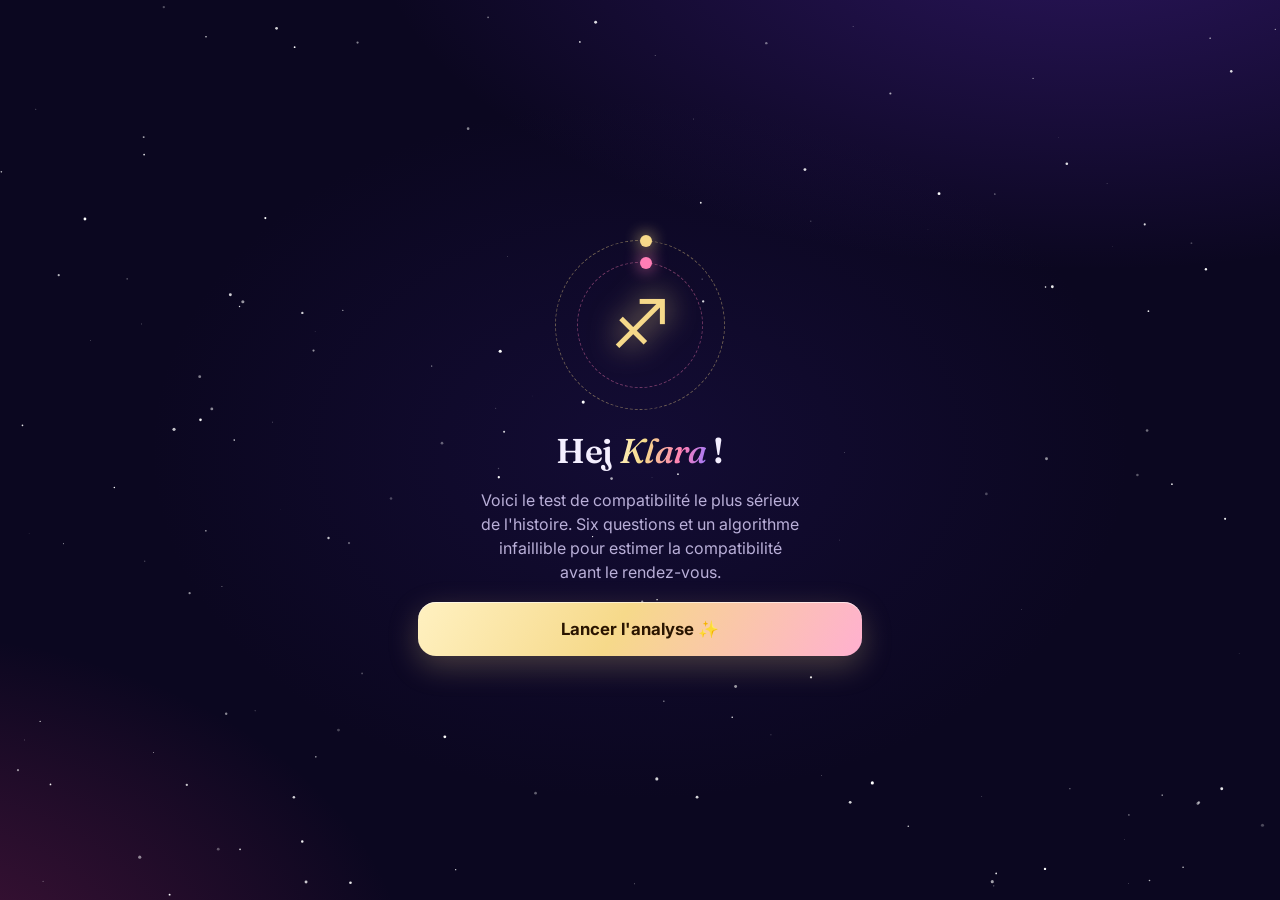
<file: index.html>
<!DOCTYPE html>
<html lang="fr">
<head>
<meta charset="utf-8">
<meta name="viewport" content="width=device-width,initial-scale=1">
<meta name="robots" content="noindex,nofollow">
<meta name="theme-color" content="#0b0720">
<title>Test de compatibilité · Klara</title>
<link rel="preconnect" href="https://fonts.googleapis.com">
<link rel="preconnect" href="https://fonts.gstatic.com" crossorigin>
<link href="https://fonts.googleapis.com/css2?family=Fraunces:ital,opsz,wght@0,9..144,600;1,9..144,500&family=Inter:wght@400;500;600;800&display=swap" rel="stylesheet">
<link rel="stylesheet" href="b.css?v=1795545515">
</head>
<body>
<canvas id="sky"></canvas>
<div class="app">
  <div class="prog hide" id="prog"><i></i><i></i><i></i><i></i><i></i><i></i></div>
  <main id="stage"></main>
</div>
<script src="common.js?v=1795545515"></script>
<script src="b.js?v=1795545515"></script>
</body>
</html>
</file>
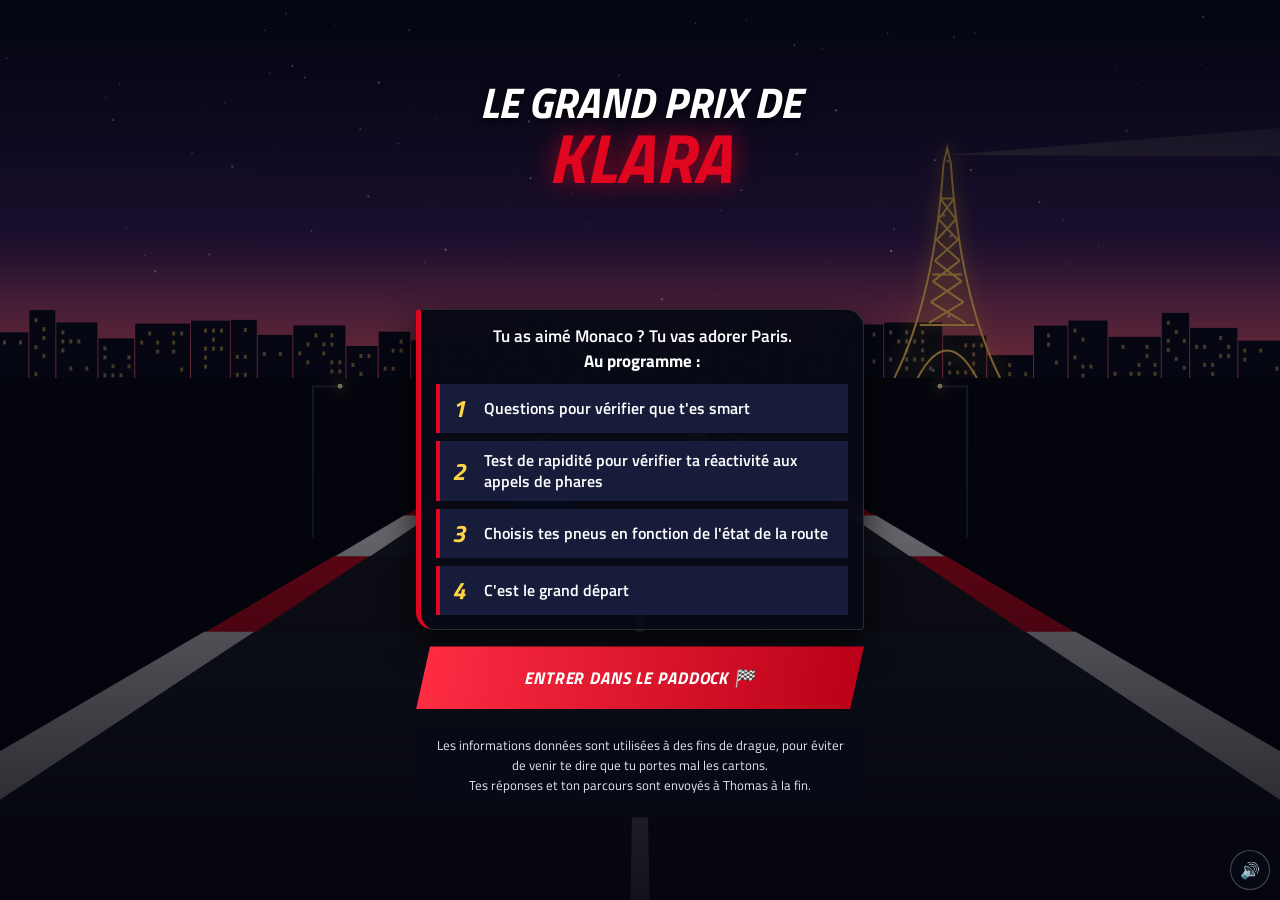
<file: grand-prix/index.html>
<!DOCTYPE html>
<html lang="fr">
<head>
<meta charset="utf-8">
<meta name="viewport" content="width=device-width,initial-scale=1,viewport-fit=cover">
<meta name="robots" content="noindex,nofollow">
<meta name="theme-color" content="#05060f">
<title>Le Grand Prix de Klara</title>
<link rel="preconnect" href="https://fonts.googleapis.com">
<link rel="preconnect" href="https://fonts.gstatic.com" crossorigin>
<link href="https://fonts.googleapis.com/css2?family=Titillium+Web:ital,wght@0,400;0,600;0,700;0,900;1,700;1,900&display=swap" rel="stylesheet">
<link rel="stylesheet" href="gp.css?v=1">
</head>
<body>
<canvas id="world" aria-hidden="true"></canvas>
<div class="shade" aria-hidden="true"></div>
<div class="app">
  <header class="hud hide" id="hud">
    <div class="bar"><span id="day"></span><b id="chrono"></b></div>
    <div class="laps" id="laps"><i></i><i></i><i></i><i></i></div>
  </header>
  <main id="stage" aria-live="polite"></main>
</div>
<canvas id="fx" aria-hidden="true"></canvas>
<div id="wipe" aria-hidden="true"></div>
<div id="flash" aria-hidden="true"></div>
<button id="mute" aria-label="Couper ou remettre le son">🔊</button>
<script src="common.js?v=1"></script>
<script src="world.js?v=1"></script>
<script src="gp.js?v=1"></script>
</body>
</html>
</file>
<file: b.css>
:root{--gold:#f6d98a;--rose:#ff7eb6;--vio:#9b7bff;--ink:#0b0720;--txt:#f4efff;--mut:#b9afd8}
*{box-sizing:border-box;-webkit-tap-highlight-color:transparent}
html,body{margin:0;min-height:100%}
body{font-family:Inter,system-ui,-apple-system,sans-serif;color:var(--txt);background:var(--ink);overflow-x:hidden;
  background:
   radial-gradient(1200px 600px at 85% -10%,#5b2bb866,transparent 60%),
   radial-gradient(900px 600px at -10% 110%,#c2306d55,transparent 60%),
   radial-gradient(700px 500px at 50% 50%,#2a1a6b44,transparent 70%),#0b0720;
  background-attachment:fixed}
#sky{position:fixed;inset:0;width:100%;height:100%;z-index:0;pointer-events:none}
.app{position:relative;z-index:1;max-width:480px;margin:0 auto;min-height:100vh;min-height:100dvh;padding:18px 18px 28px;display:flex;flex-direction:column}
main{flex:1;display:flex;flex-direction:column;justify-content:center}
.hide{display:none!important}

/* progress */
.prog{display:flex;gap:6px;padding:6px 2px 0}
.prog i{flex:1;height:4px;border-radius:4px;background:#ffffff1f;overflow:hidden;position:relative}
.prog i::after{content:"";position:absolute;inset:0;background:linear-gradient(90deg,var(--gold),var(--rose));transform:scaleX(0);transform-origin:left;transition:transform .6s cubic-bezier(.2,.8,.2,1)}
.prog i.done::after,.prog i.on::after{transform:scaleX(1)}
.prog i.on::after{animation:glowbar 1.6s infinite alternate}
@keyframes glowbar{to{filter:brightness(1.5)}}

/* layout */
.view{display:flex;flex-direction:column;gap:18px;padding:18px 0;animation:rise .6s cubic-bezier(.2,.8,.2,1) both}
@keyframes rise{from{opacity:0;transform:translateY(22px) scale(.98)}to{opacity:1;transform:none}}
.tag{font-size:.72rem;font-weight:600;letter-spacing:.2em;text-transform:uppercase;color:var(--gold);display:flex;align-items:center;gap:8px}
.tag::before{content:"";width:22px;height:1px;background:var(--gold)}
h1{font-family:Fraunces,Georgia,serif;font-weight:600;font-size:2.15rem;line-height:1.1;margin:0;letter-spacing:-.01em}
h1 em{font-style:italic;font-weight:500}
.gold{background:linear-gradient(100deg,#fff1c1,var(--gold) 30%,var(--rose) 70%,var(--vio));-webkit-background-clip:text;background-clip:text;color:transparent}
.sub{color:var(--mut);line-height:1.5;margin:0;font-size:1rem}
p{margin:0;line-height:1.55}

/* glass */
.glass{background:linear-gradient(155deg,#ffffff22,#ffffff08);border:1px solid #ffffff2e;border-radius:26px;backdrop-filter:blur(16px);-webkit-backdrop-filter:blur(16px);box-shadow:0 24px 60px #0007,inset 0 1px 0 #ffffff3a}

/* buttons */
.btn{appearance:none;border:0;font:inherit;font-weight:700;font-size:1.05rem;padding:17px 22px;border-radius:18px;width:100%;cursor:pointer;color:#2a1500;
  background:linear-gradient(120deg,#fff1c1,var(--gold) 45%,#ffb0d0);box-shadow:0 10px 30px #f6d98a40,inset 0 1px 0 #fff9;transition:transform .15s,filter .2s,opacity .2s;position:relative;overflow:hidden}
.btn:active{transform:scale(.97)}
.btn[disabled]{opacity:.35;filter:grayscale(.6);pointer-events:none}
.btn::after{content:"";position:absolute;top:0;left:-60%;width:40%;height:100%;background:linear-gradient(100deg,transparent,#fff8,transparent);transform:skewX(-20deg);animation:shine 3.2s infinite}
@keyframes shine{60%,100%{left:130%}}

/* option cards */
.opts{display:flex;flex-direction:column;gap:12px}
.opt{font:inherit;color:var(--txt);text-align:left;padding:16px 18px;border-radius:20px;display:flex;align-items:center;gap:14px;cursor:pointer;transition:transform .15s,border-color .2s,background .2s;border:1px solid #ffffff2e;background:linear-gradient(155deg,#ffffff1a,#ffffff06)}
.opt:active{transform:scale(.97)}
.opt .ico{font-size:2rem;width:46px;text-align:center;flex:none}
.opt b{display:block;font-size:1.05rem}
.opt small{color:var(--mut);font-size:.82rem}
.shake{animation:shake .45s}
@keyframes shake{20%{transform:translateX(-12px) rotate(-1deg)}45%{transform:translateX(11px) rotate(1deg)}70%{transform:translateX(-7px)}}
.warn{color:#ff9aa8;font-weight:600;min-height:3.2em;text-align:center}

/* zodiac grid */
.zgrid{display:grid;grid-template-columns:repeat(3,1fr);gap:10px}
.z{font:inherit;color:var(--txt);padding:14px 4px 11px;border-radius:18px;border:1px solid #ffffff2a;background:linear-gradient(155deg,#ffffff1a,#ffffff05);cursor:pointer;display:flex;flex-direction:column;align-items:center;gap:4px;transition:transform .15s,background .2s,border-color .2s}
.z span{font-size:1.9rem;line-height:1;color:var(--gold);font-family:"Segoe UI Symbol","Noto Sans Symbols",system-ui,sans-serif}
.z small{font-size:.74rem;color:var(--mut);font-weight:600}
.z:active,.z.pick{transform:scale(.94);border-color:var(--gold);background:linear-gradient(155deg,#f6d98a44,#ff7eb622)}

/* reaction */
.react{padding:22px 20px;display:flex;flex-direction:column;gap:14px;text-align:center;animation:pop .55s cubic-bezier(.3,1.5,.5,1) both}
@keyframes pop{from{opacity:0;transform:scale(.85)}to{opacity:1;transform:none}}
.alert{font-size:.72rem;font-weight:800;letter-spacing:.16em;color:#ffb3c8;text-transform:uppercase}
.pair{display:flex;align-items:center;justify-content:center;gap:14px;font-size:2.6rem;color:var(--gold);font-family:"Segoe UI Symbol","Noto Sans Symbols",system-ui,sans-serif}
.pair .h{font-size:2rem;animation:beat 1s infinite}
@keyframes beat{50%{transform:scale(1.3)}}
.pct{font-family:Fraunces,serif;font-size:3.6rem;font-weight:600;line-height:1}
.react p{color:#e6dfff}

/* color question */
.cols{display:grid;grid-template-columns:1fr 1fr;gap:12px}
.col{font:inherit;color:#fff;border:1px solid #ffffff44;border-radius:24px;padding:22px 10px;cursor:pointer;display:flex;flex-direction:column;align-items:center;gap:8px;font-weight:700;transition:transform .15s}
.col:active{transform:scale(.95)}
.col .dot{width:54px;height:54px;border-radius:50%;box-shadow:inset 0 -8px 16px #0004,0 8px 20px #0005}
.col.red{background:linear-gradient(155deg,#ff5a6e44,#ff5a6e11)}.col.red .dot{background:radial-gradient(circle at 30% 25%,#ff9aa5,#e0213b 60%)}
.col.blue{background:linear-gradient(155deg,#4a8dff44,#4a8dff11)}.col.blue .dot{background:radial-gradient(circle at 30% 25%,#9cc2ff,#1d56d8 60%)}
.col.beard{grid-column:1/-1;flex-direction:row;justify-content:center;gap:14px;padding:20px;background:linear-gradient(155deg,#b9784244,#6b3b1822);border-color:#d9a06a77}
.col.beard .dot{background:radial-gradient(circle at 30% 25%,#c58a5a,#5b3416 70%);display:flex;align-items:center;justify-content:center;font-size:1.9rem}

/* energy slider */
.energy{padding:26px 22px 20px;display:flex;flex-direction:column;align-items:center;gap:14px;--p:0%}
.eico{font-size:4.6rem;line-height:1;filter:drop-shadow(0 0 24px #ff7eb6aa);transition:transform .3s cubic-bezier(.3,1.8,.5,1)}
.eico.bump{transform:scale(1.35) rotate(-6deg)}
.elab{font-family:Fraunces,serif;font-size:1.4rem;text-align:center;min-height:2.6em;display:flex;align-items:center}
input[type=range]{-webkit-appearance:none;appearance:none;width:100%;height:12px;border-radius:12px;outline:none;margin:6px 0 0;
  background:linear-gradient(90deg,var(--gold),var(--rose)) 0/var(--p) 100% no-repeat,#ffffff22}
input[type=range]::-webkit-slider-thumb{-webkit-appearance:none;width:38px;height:38px;border-radius:50%;background:radial-gradient(circle at 35% 30%,#fff,var(--gold) 60%,#e8a85a);box-shadow:0 0 0 6px #f6d98a33,0 8px 20px #0008;border:0}
input[type=range]::-moz-range-thumb{width:38px;height:38px;border-radius:50%;background:radial-gradient(circle at 35% 30%,#fff,var(--gold) 60%,#e8a85a);box-shadow:0 0 0 6px #f6d98a33;border:0}
.ticks{display:flex;justify-content:space-between;width:100%;font-size:.72rem;color:var(--mut);font-weight:600;letter-spacing:.04em;padding:0 2px}

/* swedish */
.flag{display:inline-flex;align-items:center;gap:8px;align-self:flex-start;padding:7px 14px;border-radius:99px;font-size:.8rem;font-weight:700;color:#ffe27a;background:linear-gradient(120deg,#0b4fa8aa,#0b4fa855);border:1px solid #ffd54a66}

/* form */
.field{display:flex;flex-direction:column;gap:8px}
.field label{font-size:.75rem;font-weight:700;letter-spacing:.14em;text-transform:uppercase;color:var(--gold)}
.input{width:100%;font:inherit;color:var(--txt);padding:16px 18px;border-radius:18px;border:1px solid #ffffff33;background:#ffffff12;outline:none;transition:border-color .2s,box-shadow .2s}
.input::placeholder{color:#b9afd88c}
.input:focus{border-color:var(--gold);box-shadow:0 0 0 4px #f6d98a22}
.times{display:grid;grid-template-columns:repeat(4,1fr);gap:8px}
.t{font:inherit;font-weight:700;font-size:.92rem;padding:13px 0;border-radius:14px;border:1px solid #ffffff33;background:#ffffff14;color:var(--txt);cursor:pointer;transition:transform .15s}
.t:active{transform:scale(.94)}
.t.off{opacity:.28;text-decoration:line-through;cursor:not-allowed;background:transparent}
.t.pick{background:linear-gradient(120deg,#fff1c1,var(--gold),#ffb0d0);color:#2a1500;border-color:transparent;box-shadow:0 6px 20px #f6d98a55}
.hint{font-size:.82rem;color:var(--mut);min-height:1.3em}

/* intro */
.hero{align-items:center;text-align:center}
.orbit{position:relative;width:170px;height:170px;margin:6px 0 4px}
.orbit .ring{position:absolute;inset:0;border-radius:50%;border:1px dashed #f6d98a66;animation:spin 18s linear infinite}
.orbit .ring.r2{inset:22px;border-color:#ff7eb666;animation-duration:12s;animation-direction:reverse}
.orbit .ring i{position:absolute;top:-6px;left:50%;width:12px;height:12px;border-radius:50%;background:var(--gold);box-shadow:0 0 16px var(--gold)}
.orbit .ring.r2 i{background:var(--rose);box-shadow:0 0 16px var(--rose)}
.orbit .core{position:absolute;inset:0;display:flex;align-items:center;justify-content:center;font-size:4.2rem;color:var(--gold);font-family:"Segoe UI Symbol","Noto Sans Symbols",system-ui,sans-serif;text-shadow:0 0 30px #f6d98acc}
@keyframes spin{to{transform:rotate(360deg)}}
.hero .sub{max-width:32ch}

/* analyse */
.loadmsg{font-family:Fraunces,serif;font-size:1.5rem;text-align:center;min-height:3.2em;animation:rise .5s both}
.bar{height:8px;border-radius:8px;background:#ffffff1f;overflow:hidden}
.bar>div{height:100%;width:0;background:linear-gradient(90deg,var(--gold),var(--rose),var(--vio));transition:width .8s}

/* score */
.ringwrap{position:relative;width:240px;height:240px;margin:0 auto}
.ringwrap svg{width:100%;height:100%;transform:rotate(-90deg)}
.ringwrap .num{position:absolute;inset:0;display:flex;flex-direction:column;align-items:center;justify-content:center;font-family:Fraunces,serif;font-size:3.8rem;font-weight:600}
.ringwrap .num small{font-family:Inter;font-size:.7rem;letter-spacing:.2em;color:var(--mut);font-weight:600;text-transform:uppercase}
.err{color:#ffb3c8;text-align:center;font-weight:700;animation:glitch 1.2s infinite}
@keyframes glitch{0%,90%{transform:none}93%{transform:translateX(-3px)}96%{transform:translateX(3px)}}

/* conclusion */
.concl{padding:24px 20px;display:flex;flex-direction:column;gap:14px}
.concl h1{font-size:1.75rem}
.chips{display:flex;flex-wrap:wrap;gap:8px}
.chip{font-size:.78rem;font-weight:600;padding:7px 12px;border-radius:99px;background:#ffffff14;border:1px solid #ffffff2a;color:#e9e2ff}
.concl p{color:#e6dfff}
.sig{font-family:Fraunces,serif;font-style:italic;color:var(--gold);font-size:1.2rem}

.who{display:flex;flex-direction:column;align-items:center;gap:4px}
.who small{font-family:Inter,sans-serif;font-size:.72rem;letter-spacing:.16em;text-transform:uppercase;color:#e6dfff;font-weight:700}
.se{display:inline-block;width:20px;height:14px;border-radius:2px;background:linear-gradient(#ffd54a,#ffd54a) 6px 0/4px 100% no-repeat,linear-gradient(#ffd54a,#ffd54a) 0 5px/100% 4px no-repeat,#1b5fc2}
.opt{position:relative}
.vanish{animation:vanish .55s cubic-bezier(.5,0,.8,.4) forwards}
@keyframes vanish{to{opacity:0;transform:scale(.2) rotate(-8deg);filter:blur(6px)}}
.boom{animation:boom .6s ease-out forwards}
.boom::after{content:"💥";position:absolute;left:50%;top:50%;font-size:4.5rem;transform:translate(-50%,-50%)}
@keyframes boom{0%{transform:scale(1)}30%{transform:scale(1.08);filter:brightness(2.2)}100%{opacity:0;transform:scale(1.7);filter:blur(10px)}}
#confetti{position:fixed;inset:0;width:100%;height:100%;pointer-events:none;z-index:99}
</file>
<file: grand-prix/gp.css>
:root{--red:#e10620;--gold:#ffd447;--green:#25e07a;--mut:#c3c6da}
*{box-sizing:border-box;-webkit-tap-highlight-color:transparent}
html,body{margin:0;min-height:100%;background:#05060f}
body{font-family:"Titillium Web",system-ui,sans-serif;color:#fff;overflow-x:hidden}
canvas#world,canvas#fx{position:fixed;inset:0;width:100vw;height:100vh}
canvas#world{z-index:0}
canvas#fx{z-index:30;pointer-events:none}
.shade{position:fixed;inset:0;z-index:1;pointer-events:none;background:linear-gradient(#02030a99,#02030a22 34%,#02030a55 60%,#02030acc);transition:opacity .6s}
body.drive .shade{opacity:.35}
.app{position:relative;z-index:2;max-width:480px;margin:0 auto;min-height:100vh;min-height:100dvh;padding:14px 16px 28px;display:flex;flex-direction:column}
main{flex:1;display:flex;flex-direction:column;justify-content:center}
.hide{display:none!important}

h1{font-weight:900;font-style:italic;text-transform:uppercase;font-size:2.15rem;line-height:1.04;margin:0;text-shadow:0 3px 22px #000c}
h1 em{color:var(--red);font-style:inherit;text-shadow:0 0 24px #e10620aa}
p{margin:0;line-height:1.5}
.sub{color:#e7e9f6;text-shadow:0 1px 10px #000}
.tag{display:flex;align-items:center;gap:9px;font-size:.74rem;font-weight:900;letter-spacing:.24em;text-transform:uppercase;color:#ff6a79}
.tag::before{content:"";width:30px;height:9px;transform:skewX(-30deg);background:repeating-linear-gradient(90deg,var(--red) 0 7px,#fff 7px 14px)}
.center{text-align:center}

.view{display:flex;flex-direction:column;gap:16px;padding:14px 0}
.view>*{animation:in .65s cubic-bezier(.16,1,.3,1) backwards}
.view>:nth-child(2){animation-delay:.08s}.view>:nth-child(3){animation-delay:.16s}.view>:nth-child(4){animation-delay:.24s}.view>:nth-child(5){animation-delay:.32s}.view>:nth-child(6){animation-delay:.4s}.view>:nth-child(7){animation-delay:.48s}
@keyframes in{from{opacity:0;transform:translateX(60px) skewX(-8deg)}}

.panel{background:linear-gradient(160deg,#161a30e6,#090b17e6);border:1px solid #ffffff24;border-radius:6px 22px 6px 22px;backdrop-filter:blur(10px);-webkit-backdrop-filter:blur(10px);box-shadow:0 20px 50px #000a,inset 0 3px 0 var(--red);padding:20px 18px;display:flex;flex-direction:column;gap:13px}

.btn{position:relative;overflow:hidden;appearance:none;border:0;width:100%;cursor:pointer;color:#fff;font:900 italic 1.08rem "Titillium Web",sans-serif;letter-spacing:.05em;text-transform:uppercase;padding:18px 20px;clip-path:polygon(14px 0,100% 0,calc(100% - 14px) 100%,0 100%);background:linear-gradient(100deg,#ff2d44,#b80016);transition:transform .12s,filter .2s,opacity .2s}
.btn::after{content:"";position:absolute;top:0;bottom:0;left:-50%;width:35%;transform:skewX(-25deg);background:linear-gradient(90deg,transparent,#fff7,transparent);animation:shine 2.6s infinite}
@keyframes shine{55%,100%{left:140%}}
.btn:active{transform:scale(.96)}
.btn:disabled{opacity:.35;filter:grayscale(.8);pointer-events:none}
.btn.glow{animation:glow 1.4s infinite alternate}
@keyframes glow{to{filter:brightness(1.25) drop-shadow(0 0 14px #ff2d44)}}

/* HUD */
.hud{position:sticky;top:10px;z-index:5}
.hud .bar{display:flex;justify-content:space-between;align-items:stretch;background:#080a14e6;border-radius:4px 14px 0 0;overflow:hidden;font-weight:900;font-style:italic;text-transform:uppercase}
.hud span{background:var(--red);padding:9px 22px 9px 12px;clip-path:polygon(0 0,100% 0,calc(100% - 14px) 100%,0 100%);font-size:.82rem;display:flex;align-items:center}
.hud b{padding:7px 12px;font-size:1.15rem;font-variant-numeric:tabular-nums;color:var(--gold)}
.hud b.hit{animation:hit .5s}
@keyframes hit{30%{color:#ff3b53;transform:scale(1.35)}}
.laps{display:grid;grid-template-columns:repeat(4,1fr);gap:3px;background:#080a14e6;padding:4px;border-radius:0 0 4px 14px}
.laps i{height:4px;background:#ffffff22}.laps i.on{background:var(--gold);box-shadow:0 0 8px var(--gold)}

/* accueil */
.logo{text-align:center}
.logo h1{font-size:2.7rem}
.logo h1 em{display:block;font-size:4.4rem;line-height:.95}
.parade{position:relative;height:86px;overflow:hidden;margin:0 -16px}
.parade svg{position:absolute;bottom:4px;width:130px;left:-150px;animation:drive 3.4s linear infinite}
.parade svg:nth-child(2){width:104px;bottom:26px;animation-duration:4.6s;animation-delay:-2.1s;opacity:.85}
.parade svg:nth-child(3){width:150px;bottom:-4px;animation-duration:2.7s;animation-delay:-.9s}
@keyframes drive{to{left:calc(100% + 40px)}}
.prog{list-style:none;margin:0;padding:0;display:flex;flex-direction:column;gap:8px}
.prog li{display:flex;gap:12px;align-items:center;background:#ffffff10;border-left:4px solid var(--red);padding:9px 12px;font-weight:600;line-height:1.3;animation:in .6s cubic-bezier(.16,1,.3,1) backwards}
.prog li b{font-size:1.5rem;font-weight:900;font-style:italic;color:var(--gold);min-width:20px}
.prog li:nth-child(2){animation-delay:.35s}.prog li:nth-child(3){animation-delay:.5s}.prog li:nth-child(4){animation-delay:.65s}.prog li:nth-child(1){animation-delay:.2s}
.note{font-size:.76rem;color:var(--mut);text-align:center;text-shadow:0 1px 8px #000}

/* kart de profil */
.kart .wheel{transform-box:fill-box;transform-origin:center;animation:spin .35s linear infinite}
.kart .body{animation:bounce .18s ease-in-out infinite alternate}
.kart .smoke circle{transform-box:fill-box;transform-origin:center;animation:smoke .7s ease-out infinite}
.kart .smoke circle:nth-child(2){animation-delay:.23s}.kart .smoke circle:nth-child(3){animation-delay:.46s}
@keyframes spin{to{transform:rotate(360deg)}}
@keyframes bounce{to{transform:translateY(-2px)}}
@keyframes smoke{from{opacity:.8;transform:scale(.4)}to{opacity:0;transform:translateX(-30px) scale(1.9)}}

#wipe{position:fixed;inset:0;z-index:40;pointer-events:none;visibility:hidden;overflow:hidden}
#wipe.run{visibility:visible}
#wipe .band{position:absolute;top:-5%;bottom:-5%;left:0;width:150%;transform:translateX(-120%) skewX(-12deg);background:linear-gradient(90deg,transparent,#e10620 12%,#8d0012 50%,#e10620 88%,transparent)}
#wipe .check{position:absolute;left:0;right:0;height:44px;top:calc(50% + 62px);background:conic-gradient(#fff 25%,#111 0 50%,#fff 0 75%,#111 0) 0 0/44px 44px;transform:translateX(-120%) skewX(-12deg)}
#wipe svg{position:absolute;top:calc(50% - 75px);width:260px;left:-300px}
#wipe.run .band{animation:band .95s cubic-bezier(.6,0,.4,1)}
#wipe.run .check{animation:band .95s .05s cubic-bezier(.6,0,.4,1)}
#wipe.run svg{animation:zoom .95s cubic-bezier(.35,.1,.65,.9)}
@keyframes band{0%{transform:translateX(-120%) skewX(-12deg)}45%,55%{transform:translateX(-17%) skewX(-12deg)}100%{transform:translateX(110%) skewX(-12deg)}}
@keyframes zoom{from{left:-300px}to{left:calc(100% + 60px)}}
#flash{position:fixed;inset:0;z-index:35;pointer-events:none;opacity:0}
#flash.red{background:radial-gradient(transparent 30%,#ff0025aa);animation:flash .5s}
#flash.green{background:radial-gradient(transparent 30%,#25e07a99);animation:flash .5s}
@keyframes flash{20%{opacity:1}}
.app.quake{animation:quake .4s}
@keyframes quake{20%{transform:translate(-9px,3px)}40%{transform:translate(8px,-3px)}60%{transform:translate(-5px,2px)}80%{transform:translate(3px,0)}}

#mute{position:fixed;right:10px;bottom:10px;z-index:45;width:40px;height:40px;border-radius:50%;border:1px solid #ffffff44;background:#080a14cc;font-size:1rem;cursor:pointer}

/* questions */
.opts{display:flex;flex-direction:column;gap:10px}
.opt{position:relative;display:flex;align-items:center;gap:13px;text-align:left;cursor:pointer;color:#fff;font:700 1.02rem/1.3 "Titillium Web",sans-serif;padding:13px 14px 13px 10px;background:linear-gradient(100deg,#1b2040f0,#0c0f20e6);border:1px solid #ffffff26;border-radius:4px 16px 4px 16px;animation:in .55s cubic-bezier(.16,1,.3,1) backwards;transition:transform .12s,opacity .3s}
.opt:nth-child(2){animation-delay:.08s}.opt:nth-child(3){animation-delay:.16s}.opt:nth-child(4){animation-delay:.24s}
.opt i{flex:none;width:36px;height:36px;display:flex;align-items:center;justify-content:center;background:#fff;color:#111;font-weight:900;clip-path:polygon(7px 0,100% 0,calc(100% - 7px) 100%,0 100%)}
.opt:active{transform:scale(.97)}
.opt.good{animation:win .6s;background:linear-gradient(100deg,#0f8a49,#0a4a2a);border-color:var(--green);box-shadow:0 0 28px #25e07a88}
.opt.bad{animation:shake .45s;background:#3a0a14e6;border-color:#ff3b53;opacity:.6;cursor:default}
.opt.bad i{background:#ff3b53;color:#fff}
@keyframes shake{20%{transform:translateX(-13px)}45%{transform:translateX(11px)}70%{transform:translateX(-7px)}}
@keyframes win{40%{transform:scale(1.06)}}
.warn{min-height:3.2em;text-align:center;font-weight:900;font-style:italic;font-size:1.05rem;color:#ff8795;text-shadow:0 2px 10px #000}
.warn.pop{animation:pop .45s cubic-bezier(.3,1.7,.5,1)}
@keyframes pop{from{opacity:0;transform:scale(.6)}}
.penalty{position:fixed;left:50%;top:38%;z-index:36;pointer-events:none;font-weight:900;font-style:italic;font-size:3.4rem;color:#ff3b53;text-shadow:0 0 30px #000;animation:float 1s forwards}
@keyframes float{from{opacity:1;transform:translate(-50%,0) scale(1.5)}to{opacity:0;transform:translate(-50%,-130px) scale(.8)}}

.big{font-size:4.4rem;font-weight:900;font-style:italic;line-height:1;font-variant-numeric:tabular-nums;text-align:center}
.p1big{font-size:7rem;color:var(--gold);text-shadow:0 0 40px #ffd447aa;animation:pop .8s .2s cubic-bezier(.3,1.7,.5,1) backwards}

/* feux */
.gantry{position:relative;display:flex;justify-content:center;gap:8px;padding:14px 8px 12px;background:linear-gradient(#23252f,#0b0c12);border:2px solid #3a3d4d;border-radius:10px;box-shadow:0 18px 40px #000c}
.gantry::before,.gantry::after{content:"";position:absolute;bottom:100%;width:10px;height:40px;background:#2b2e3b;left:22%}
.gantry::after{left:auto;right:22%}
.col{display:flex;flex-direction:column;gap:7px;background:#000;border-radius:30px;padding:6px}
.col i{width:42px;height:42px;border-radius:50%;background:radial-gradient(#24262e,#111218);box-shadow:inset 0 4px 10px #000}
.col.red i{background:radial-gradient(circle at 38% 32%,#ffc0c4,#ff0a24 55%,#8a000f);box-shadow:0 0 26px 4px #ff0a24}
.col.green i{background:radial-gradient(circle at 38% 32%,#d8ffe8,#13e86b 55%,#046b2f);box-shadow:0 0 30px 6px #13e86b}
.vert{color:var(--green);font-weight:900;text-shadow:0 0 14px #25e07a}
.pad{width:100%;height:170px;cursor:pointer;color:#fff;font:900 italic 1.9rem "Titillium Web",sans-serif;text-transform:uppercase;border:3px solid #ffffff55;border-radius:10px 36px 10px 36px;background:radial-gradient(circle at 50% 120%,#e10620aa,#0b0d1bdd 70%);touch-action:manipulation;user-select:none;-webkit-user-select:none}
.pad:active{transform:scale(.97)}
.pad.go{background:radial-gradient(circle,#19d96b,#07562a);border-color:#baffd6;box-shadow:0 0 44px #25e07a}

/* pneus */
.tyres{display:grid;grid-template-columns:1fr 1fr;gap:12px}
.tyre{cursor:pointer;color:#fff;font-family:inherit;background:linear-gradient(160deg,#1b2040ee,#0a0c19ee);border:2px solid #ffffff22;border-radius:6px 22px 6px 22px;padding:16px 8px;display:flex;flex-direction:column;align-items:center;gap:8px;transition:transform .2s,border-color .2s,box-shadow .2s}
.tyre svg{width:112px;height:112px;filter:drop-shadow(0 10px 14px #000b)}
.tyre b{font-size:1.2rem;font-weight:900;font-style:italic;text-transform:uppercase}
.tyre small{font-size:.86rem;color:var(--mut);font-weight:700}
.tyre.pick{border-color:var(--c);box-shadow:0 0 34px var(--c);transform:translateY(-6px)}
.tyre.pick svg{animation:spin .8s linear infinite}
.label{font-size:.75rem;font-weight:900;letter-spacing:.2em;text-transform:uppercase;color:var(--gold)}
.times{display:grid;grid-template-columns:repeat(4,1fr);gap:8px;margin-top:8px}
.time{font:900 italic 1rem "Titillium Web",sans-serif;color:#fff;background:#0f1226e6;border:1px solid #ffffff33;padding:13px 0;cursor:pointer;clip-path:polygon(8px 0,100% 0,calc(100% - 8px) 100%,0 100%)}
.time.pick{background:var(--red)}

/* sprint */
.leds{display:flex;gap:4px;justify-content:center}
.leds i{flex:1;height:16px;border-radius:3px;background:#ffffff1c}
.leds i.on{background:var(--green);box-shadow:0 0 10px var(--green)}
.leds i.on:nth-child(n+7){background:#ff3b3b;box-shadow:0 0 10px #ff3b3b}
.leds i.on:nth-child(n+13){background:#4c8dff;box-shadow:0 0 10px #4c8dff}
.speedo{display:flex;justify-content:space-between;align-items:flex-end;font-weight:900;font-style:italic;text-shadow:0 3px 14px #000}
.speedo b{font-size:4.2rem;line-height:.9;font-variant-numeric:tabular-nums}.speedo small{font-size:.9rem;color:var(--mut);margin-left:6px}
.speedo .pos{font-size:2.6rem;color:var(--gold)}
.spacer{height:30vh}
.finish{position:fixed;inset:0;z-index:25;pointer-events:none;background:conic-gradient(#fff 25%,#0a0a0a 0 50%,#fff 0 75%,#0a0a0a 0) 0 0/90px 90px;animation:finish 1.5s forwards}
@keyframes finish{0%{opacity:0;transform:scale(1.5) rotate(8deg)}35%,65%{opacity:.88;transform:scale(1.15) rotate(-3deg)}100%{opacity:0;transform:scale(1) rotate(0)}}

/* podium */
.podium{display:grid;grid-template-columns:1fr 1.18fr 1fr;align-items:end;gap:6px;text-align:center;position:relative}
.step{display:flex;flex-direction:column;align-items:center;gap:6px;animation:rise .9s cubic-bezier(.2,1.2,.4,1) backwards}
@keyframes rise{from{opacity:0;transform:translateY(120px)}}
.step svg{width:70px}.step.s1 svg{width:92px;animation:hop 1s 1.6s ease-in-out infinite alternate}
@keyframes hop{to{transform:translateY(-10px) rotate(-5deg)}}
.step span{font-weight:900;font-style:italic;font-size:.88rem;line-height:1.2;min-height:2.4em;display:flex;align-items:flex-end;justify-content:center;text-shadow:0 2px 8px #000}
.step i{width:100%;display:flex;align-items:center;justify-content:center;font-size:2.6rem;font-weight:900;color:#111;border-radius:8px 8px 0 0;box-shadow:0 -4px 30px #0008}
.s1{animation-delay:.9s}.s1 i{height:118px;background:linear-gradient(#ffeea0,#c9920a)}
.s2{animation-delay:.5s}.s2 i{height:82px;background:linear-gradient(#f4f6fb,#8b92a3)}
.s3{animation-delay:.15s}.s3 i{height:58px;background:linear-gradient(#f0b887,#8d4c20)}
.tower{list-style:none;margin:0;padding:0;display:flex;flex-direction:column;gap:3px}
.tower li{display:grid;grid-template-columns:36px 1fr auto;gap:10px;align-items:center;background:#080a14e0;font-size:.88rem;font-weight:700;padding-right:10px;animation:in .55s cubic-bezier(.16,1,.3,1) backwards}
.tower li b{background:#fff;color:#111;text-align:center;padding:6px 0;font-weight:900;font-style:italic}
.tower li small{color:#ff8795;font-weight:700;text-align:right;font-variant-numeric:tabular-nums}
.reward{box-shadow:0 0 46px #ffd44755,inset 0 3px 0 var(--gold);border-color:var(--gold);text-align:center}
.reward .tag{justify-content:center;color:var(--gold)}
.reward svg{width:96px;margin:0 auto;filter:drop-shadow(0 0 22px #ffd447)}

/* ---------- Lisibilité : tout texte repose sur un fond opaque ---------- */
.shade{background:linear-gradient(#02030acc,#02030a80 34%,#02030a99 60%,#02030ae6)}
body.drive .shade{opacity:.5}
canvas#fx{z-index:1} /* confettis et feux d'artifice passent derrière le contenu */
.head{display:flex;flex-direction:column;gap:10px;background:#080a16f5;border:1px solid #ffffff22;border-left:5px solid var(--red);border-radius:4px 18px 4px 18px;padding:14px 15px;box-shadow:0 14px 34px #000b}
h1{text-shadow:0 2px 8px #000}
.sub{color:#fff;font-size:1.04rem;font-weight:600;text-shadow:none}
.panel{background:#0a0d1cf7}
.prog li{background:#171c3a}
.note{color:#e4e6f5;font-size:.82rem;text-shadow:none;background:#080a16f0;border-radius:10px;padding:11px 13px}
.opt{background:linear-gradient(100deg,#1b2040,#0e1124)}
.opt.good{background:linear-gradient(100deg,#0f8a49,#0a4a2a)}
.opt.bad{background:#35101a;opacity:1;color:#ffc2c9}
.warn:not(:empty){background:#1c0710f7;border:2px solid #ff3b53;border-radius:12px;padding:12px;color:#fff;min-height:0}
.warn{text-shadow:none}
.tyre{background:linear-gradient(160deg,#1b2040,#0a0c19)}
.tyre small{color:#fff}
.time{background:#1a1f3d;border-color:#ffffff55}
.time.pick{background:var(--red)}
.pad{background:radial-gradient(circle at 50% 120%,#e10620,#0b0d1b 72%)}
.pad.go{background:radial-gradient(circle,#13a352,#064322)}
.speedo b{font-size:3.4rem}.speedo small{color:#fff}
.spacer{height:24vh}
.step span{background:#080a16f0;border-radius:8px;padding:4px 5px;align-items:center;width:100%;font-size:.9rem;text-shadow:none}
.tower li{background:#080a16}
.tower li small{color:#ffabb4}

@media (prefers-reduced-motion:reduce){.view>*,.opt,.prog li,.step,.tower li{animation-duration:.01s;animation-delay:0s}.btn::after,.parade svg,.app.quake{animation:none}}
</file>
